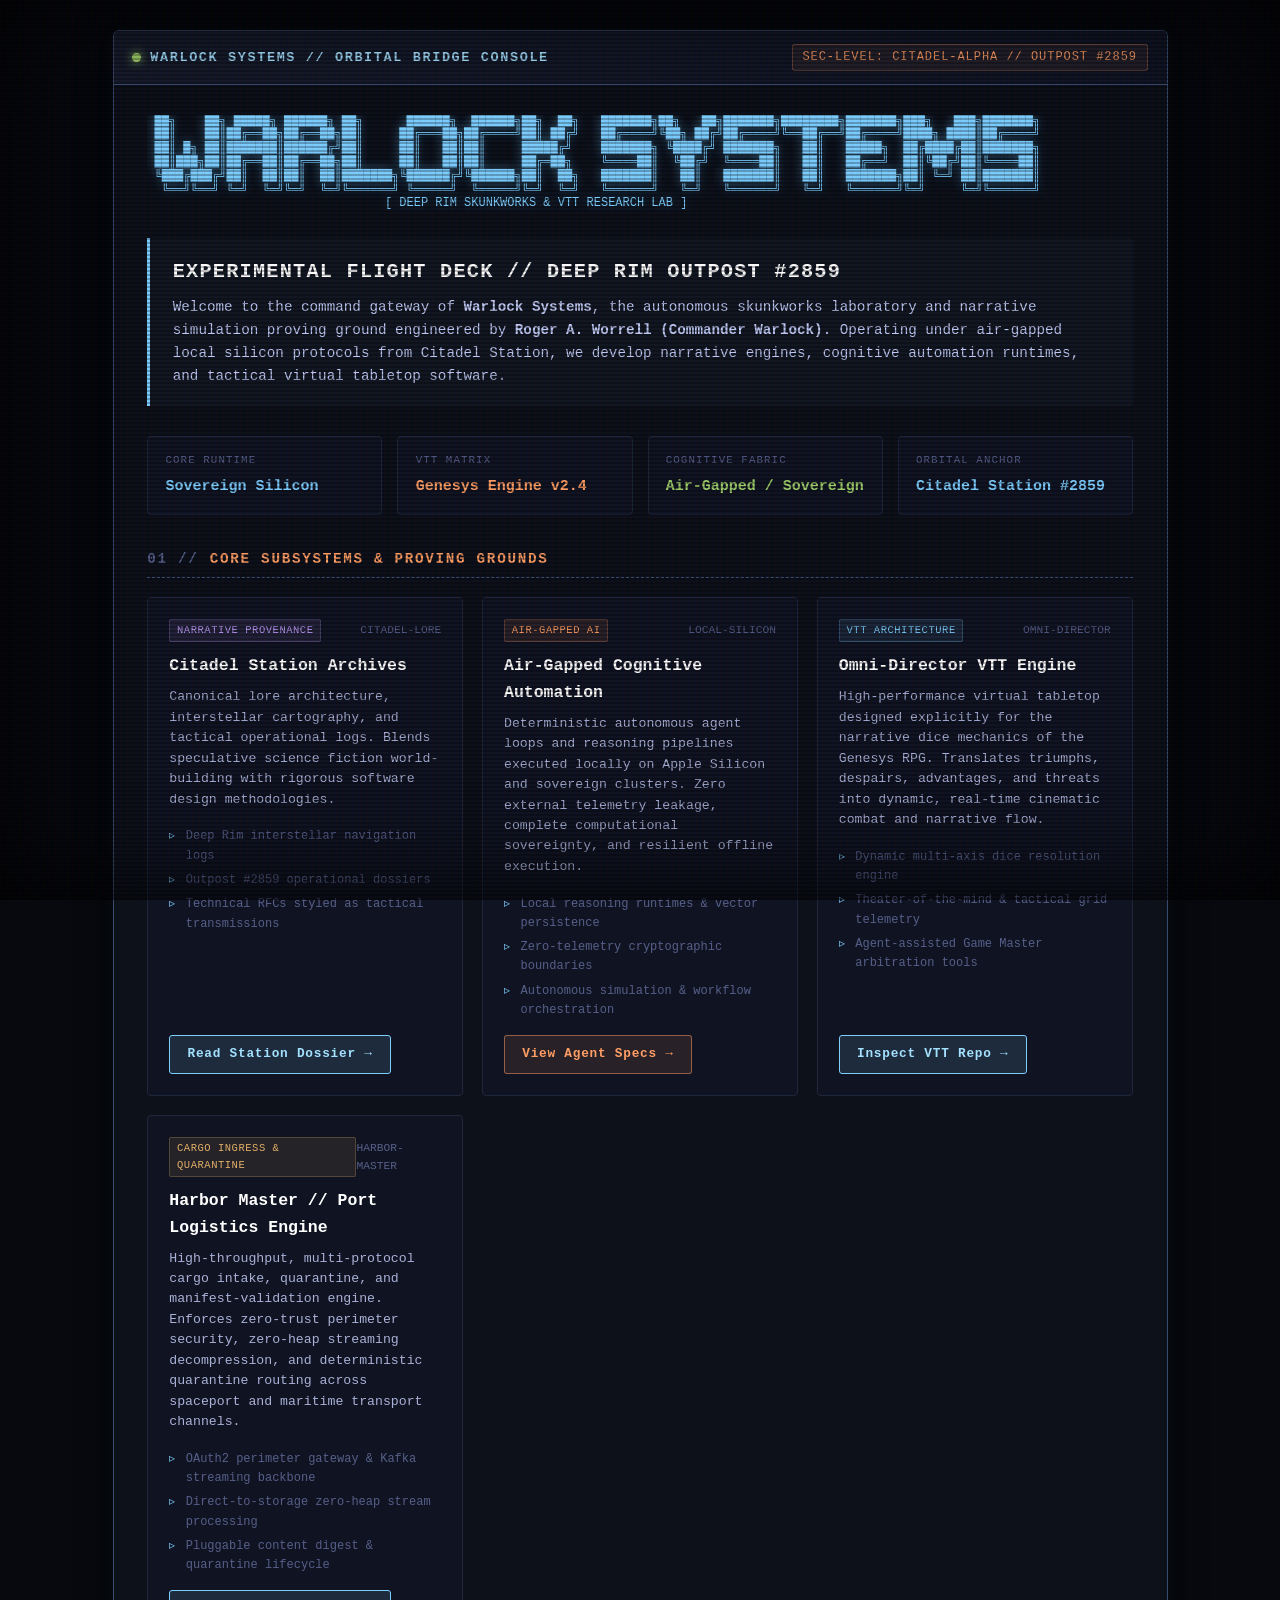
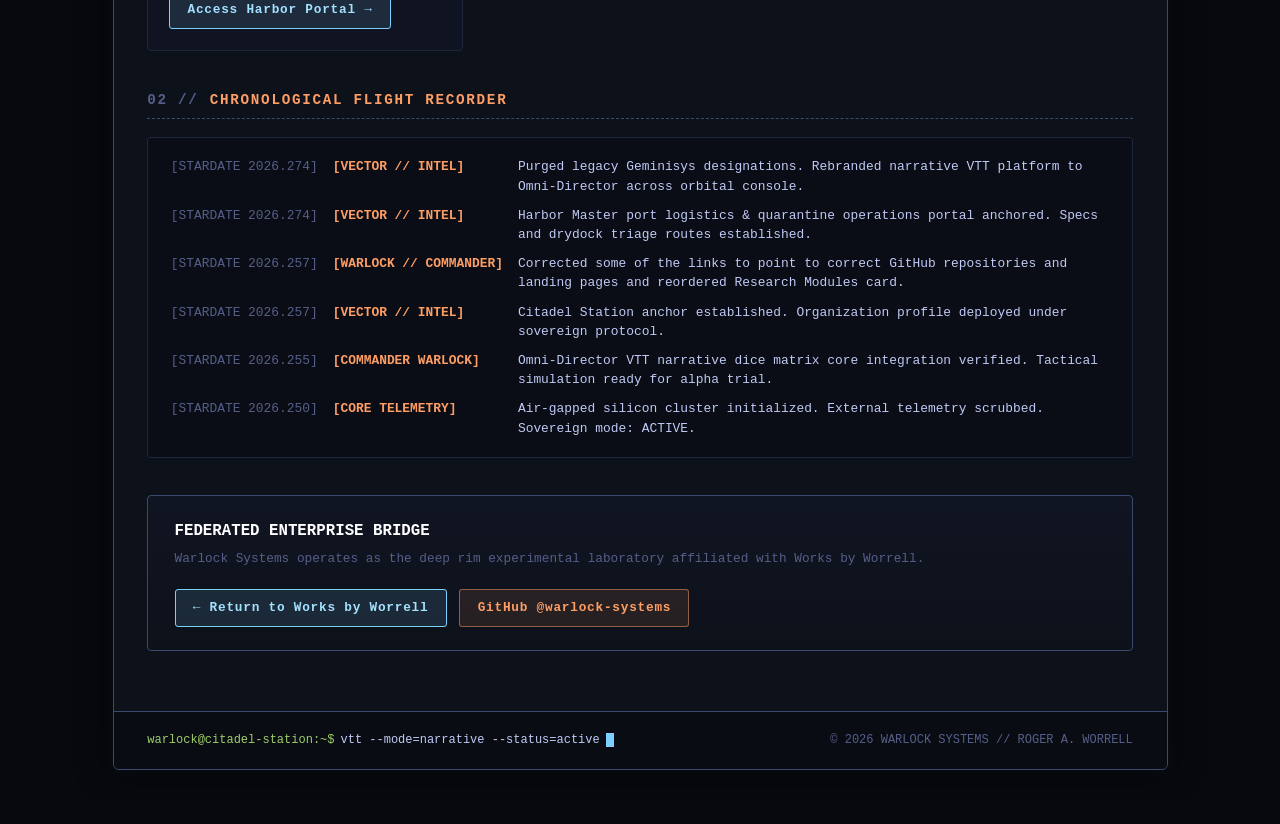
<file: index.html>
<!DOCTYPE html>
<html lang="en">
<head>
  <meta charset="UTF-8">
  <meta name="viewport" content="width=device-width, initial-scale=1.0">
  <title>Warlock Systems // Deep Rim Skunkworks &amp; VTT Gateway</title>
  <meta name="description" content="Warlock Systems — Deep Rim Orbital Research &amp; Omni-Director VTT Lab. Citadel Station Anchor #2859.">
  <link rel="icon" type="image/svg+xml" href="favicon.svg">
  <link rel="alternate icon" href="data:image/svg+xml,<svg xmlns='http://www.w3.org/2000/svg' viewBox='0 0 100 100'><text y='.9em' font-size='90'>⚡</text></svg>">
  <link rel="stylesheet" href="styles.css">
</head>
<body>
  <div class="terminal-shell">
    <div class="chassis">
      <!-- Top Status Header -->
      <header class="chassis-header">
        <div class="terminal-title">
          <div class="indicator-dot"></div>
          <span>WARLOCK SYSTEMS // ORBITAL BRIDGE CONSOLE</span>
        </div>
        <div class="chassis-status">
          SEC-LEVEL: CITADEL-ALPHA // OUTPOST #2859
        </div>
      </header>

      <!-- Main Console Body -->
      <main class="console-body">
        <!-- Retro ASCII Banner -->
        <pre class="ascii-banner" aria-hidden="true">
 ██╗    ██╗ █████╗ ██████╗ ██╗      ██████╗  ██████╗██╗  ██╗   ███████╗██╗   ██╗███████╗████████╗███████╗███╗   ███╗███████╗
 ██║    ██║██╔══██╗██╔══██╗██║     ██╔═══██╗██╔════╝██║ ██╔╝   ██╔════╝╚██╗ ██╔╝██╔════╝╚══██╔══╝██╔════╝████╗ ████║██╔════╝
 ██║ █╗ ██║███████║██████╔╝██║     ██║   ██║██║     █████╔╝    ███████╗ ╚████╔╝ ███████╗   ██║   █████╗  ██╔████╔██║███████╗
 ██║███╗██║██╔══██║██╔══██╗██║     ██║   ██║██║     ██╔═██╗    ╚════██║  ╚██╔╝  ╚════██║   ██║   ██╔══╝  ██║╚██╔╝██║╚════██║
 ╚███╔███╔╝██║  ██║██║  ██║███████╗╚██████╔╝╚██████╗██║  ██╗   ███████║   ██║   ███████║   ██║   ███████╗██║ ╚═╝ ██║███████║
  ╚══╝╚══╝ ╚═╝  ╚═╝╚═╝  ╚═╝╚══════╝ ╚═════╝  ╚═════╝╚═╝  ╚═╝   ╚══════╝   ╚═╝   ╚══════╝   ╚═╝   ╚══════╝╚═╝     ╚═╝╚══════╝
                                 [ DEEP RIM SKUNKWORKS &amp; VTT RESEARCH LAB ]</pre>

        <!-- Mission Briefing -->
        <section class="briefing-box">
          <h1>EXPERIMENTAL FLIGHT DECK // DEEP RIM OUTPOST #2859</h1>
          <p>
            Welcome to the command gateway of <strong>Warlock Systems</strong>, the autonomous skunkworks laboratory and narrative simulation proving ground engineered by <strong>Roger A. Worrell (Commander Warlock)</strong>. Operating under air-gapped local silicon protocols from Citadel Station, we develop narrative engines, cognitive automation runtimes, and tactical virtual tabletop software.
          </p>
        </section>

        <!-- Real-time / Telemetry Matrix -->
        <section class="telemetry-grid" aria-label="System Telemetry">
          <div class="telemetry-card">
            <div class="telemetry-label">CORE RUNTIME</div>
            <div class="telemetry-val">Sovereign Silicon</div>
          </div>
          <div class="telemetry-card">
            <div class="telemetry-label">VTT MATRIX</div>
            <div class="telemetry-val amber">Genesys Engine v2.4</div>
          </div>
          <div class="telemetry-card">
            <div class="telemetry-label">COGNITIVE FABRIC</div>
            <div class="telemetry-val green">Air-Gapped / Sovereign</div>
          </div>
          <div class="telemetry-card">
            <div class="telemetry-label">ORBITAL ANCHOR</div>
            <div class="telemetry-val">Citadel Station #2859</div>
          </div>
        </section>

        <!-- Core Research Pillars -->
        <div class="section-header">
          <span>01 //</span> CORE SUBSYSTEMS &amp; PROVING GROUNDS
        </div>

        <section class="modules-grid" aria-label="Research Modules">
          <!-- Module 1: Citadel Station Lore -->
          <article class="module-card">
            <div>
              <div class="module-header">
                <span class="module-tag tag-purple">Narrative Provenance</span>
                <span style="color: var(--text-dim); font-size: 0.75rem;">CITADEL-LORE</span>
              </div>
              <h2 class="module-title">Citadel Station Archives</h2>
              <p class="module-desc">
                Canonical lore architecture, interstellar cartography, and tactical operational logs. Blends speculative science fiction world-building with rigorous software design methodologies.
              </p>
              <ul class="module-specs">
                <li>Deep Rim interstellar navigation logs</li>
                <li>Outpost #2859 operational dossiers</li>
                <li>Technical RFCs styled as tactical transmissions</li>
              </ul>
            </div>
            <div>
              <a href="https://github.com/warlock-systems" class="btn-terminal btn-primary" target="_blank" rel="noopener noreferrer">
                Read Station Dossier &rarr;
              </a>
            </div>
          </article>

          <!-- Module 2: Cognitive Automation -->
          <!-- TODO: Need to figure out where this link is supposed to go -->
          <article class="module-card">
            <div>
              <div class="module-header">
                <span class="module-tag tag-amber">Air-Gapped AI</span>
                <span style="color: var(--text-dim); font-size: 0.75rem;">LOCAL-SILICON</span>
              </div>
              <h2 class="module-title">Air-Gapped Cognitive Automation</h2>
              <p class="module-desc">
                Deterministic autonomous agent loops and reasoning pipelines executed locally on Apple Silicon and sovereign clusters. Zero external telemetry leakage, complete computational sovereignty, and resilient offline execution.
              </p>
              <ul class="module-specs">
                <li>Local reasoning runtimes &amp; vector persistence</li>
                <li>Zero-telemetry cryptographic boundaries</li>
                <li>Autonomous simulation &amp; workflow orchestration</li>
              </ul>
            </div>
            <div>
              <a href="https://github.com/warlock-systems" class="btn-terminal btn-secondary" target="_blank" rel="noopener noreferrer">
                View Agent Specs &rarr;
              </a>
            </div>
          </article>

          <!-- Module 3: Omni-Director VTT -->
          <article class="module-card">
            <div>
              <div class="module-header">
                <span class="module-tag tag-cyan">VTT Architecture</span>
                <span style="color: var(--text-dim); font-size: 0.75rem;">OMNI-DIRECTOR</span>
              </div>
              <h2 class="module-title">Omni-Director VTT Engine</h2>
              <p class="module-desc">
                High-performance virtual tabletop designed explicitly for the narrative dice mechanics of the Genesys RPG. Translates triumphs, despairs, advantages, and threats into dynamic, real-time cinematic combat and narrative flow.
              </p>
              <ul class="module-specs">
                <li>Dynamic multi-axis dice resolution engine</li>
                <li>Theater-of-the-mind &amp; tactical grid telemetry</li>
                <li>Agent-assisted Game Master arbitration tools</li>
              </ul>
            </div>
            <div>
              <a href="https://github.com/warlock-systems/omni-director" class="btn-terminal btn-primary" target="_blank" rel="noopener noreferrer">
                Inspect VTT Repo &rarr;
              </a>
            </div>
          </article>

          <!-- Module 4: Harbor Master -->
          <article class="module-card">
            <div>
              <div class="module-header">
                <span class="module-tag tag-gold">Cargo Ingress &amp; Quarantine</span>
                <span style="color: var(--text-dim); font-size: 0.75rem;">HARBOR-MASTER</span>
              </div>
              <h2 class="module-title">Harbor Master // Port Logistics Engine</h2>
              <p class="module-desc">
                High-throughput, multi-protocol cargo intake, quarantine, and manifest-validation engine. Enforces zero-trust perimeter security, zero-heap streaming decompression, and deterministic quarantine routing across spaceport and maritime transport channels.
              </p>
              <ul class="module-specs">
                <li>OAuth2 perimeter gateway &amp; Kafka streaming backbone</li>
                <li>Direct-to-storage zero-heap stream processing</li>
                <li>Pluggable content digest &amp; quarantine lifecycle</li>
              </ul>
            </div>
            <div>
              <a href="harbor/index.html" class="btn-terminal btn-primary">
                Access Harbor Portal &rarr;
              </a>
            </div>
          </article>
        </section>

        <!-- Tactical Mission Log -->
        <div class="section-header">
          <span>02 //</span> CHRONOLOGICAL FLIGHT RECORDER
        </div>

        <section class="log-box" aria-label="Flight Logs">
          <div class="log-entry">
            <span class="log-timestamp">[STARDATE 2026.274]</span>
            <span class="log-src">[VECTOR // INTEL]</span>
            <span class="log-msg">Purged legacy Geminisys designations. Rebranded narrative VTT platform to Omni-Director across orbital console.</span>
          </div>
          <div class="log-entry">
            <span class="log-timestamp">[STARDATE 2026.274]</span>
            <span class="log-src">[VECTOR // INTEL]</span>
            <span class="log-msg">Harbor Master port logistics &amp; quarantine operations portal anchored. Specs and drydock triage routes established.</span>
          </div>
          <div class="log-entry">
            <span class="log-timestamp">[STARDATE 2026.257]</span>
            <span class="log-src">[WARLOCK // COMMANDER]</span>
            <span class="log-msg">Corrected some of the links to point to correct GitHub repositories and landing pages and reordered Research Modules card.</span>
          </div>
          <div class="log-entry">
            <span class="log-timestamp">[STARDATE 2026.257]</span>
            <span class="log-src">[VECTOR // INTEL]</span>
            <span class="log-msg">Citadel Station anchor established. Organization profile deployed under sovereign protocol.</span>
          </div>
          <div class="log-entry">
            <span class="log-timestamp">[STARDATE 2026.255]</span>
            <span class="log-src">[COMMANDER WARLOCK]</span>
            <span class="log-msg">Omni-Director VTT narrative dice matrix core integration verified. Tactical simulation ready for alpha trial.</span>
          </div>
          <div class="log-entry">
            <span class="log-timestamp">[STARDATE 2026.250]</span>
            <span class="log-src">[CORE TELEMETRY]</span>
            <span class="log-msg">Air-gapped silicon cluster initialized. External telemetry scrubbed. Sovereign mode: ACTIVE.</span>
          </div>
        </section>

        <!-- Federation Comms Link -->
        <section class="comms-panel">
          <div class="comms-info">
            <h3>FEDERATED ENTERPRISE BRIDGE</h3>
            <p>Warlock Systems operates as the deep rim experimental laboratory affiliated with Works by Worrell.</p>
          </div>
          <div class="comms-actions">
            <a href="https://worksbyworrell.com" class="btn-terminal btn-primary" target="_blank" rel="noopener noreferrer">
              &larr; Return to Works by Worrell
            </a>
            <a href="https://github.com/warlock-systems" class="btn-terminal btn-secondary" target="_blank" rel="noopener noreferrer">
              GitHub @warlock-systems
            </a>
          </div>
        </section>
      </main>

      <!-- Chassis Footer -->
      <footer class="terminal-footer">
        <div class="command-line">
          <span class="prompt-prefix">warlock@citadel-station:~$</span>
          <span>vtt --mode=narrative --status=active</span>
          <span class="cursor" aria-hidden="true"></span>
        </div>
        <div>
          <span>&copy; 2026 WARLOCK SYSTEMS // ROGER A. WORRELL</span>
        </div>
      </footer>
    </div>
  </div>
</body>
</html>
</file>
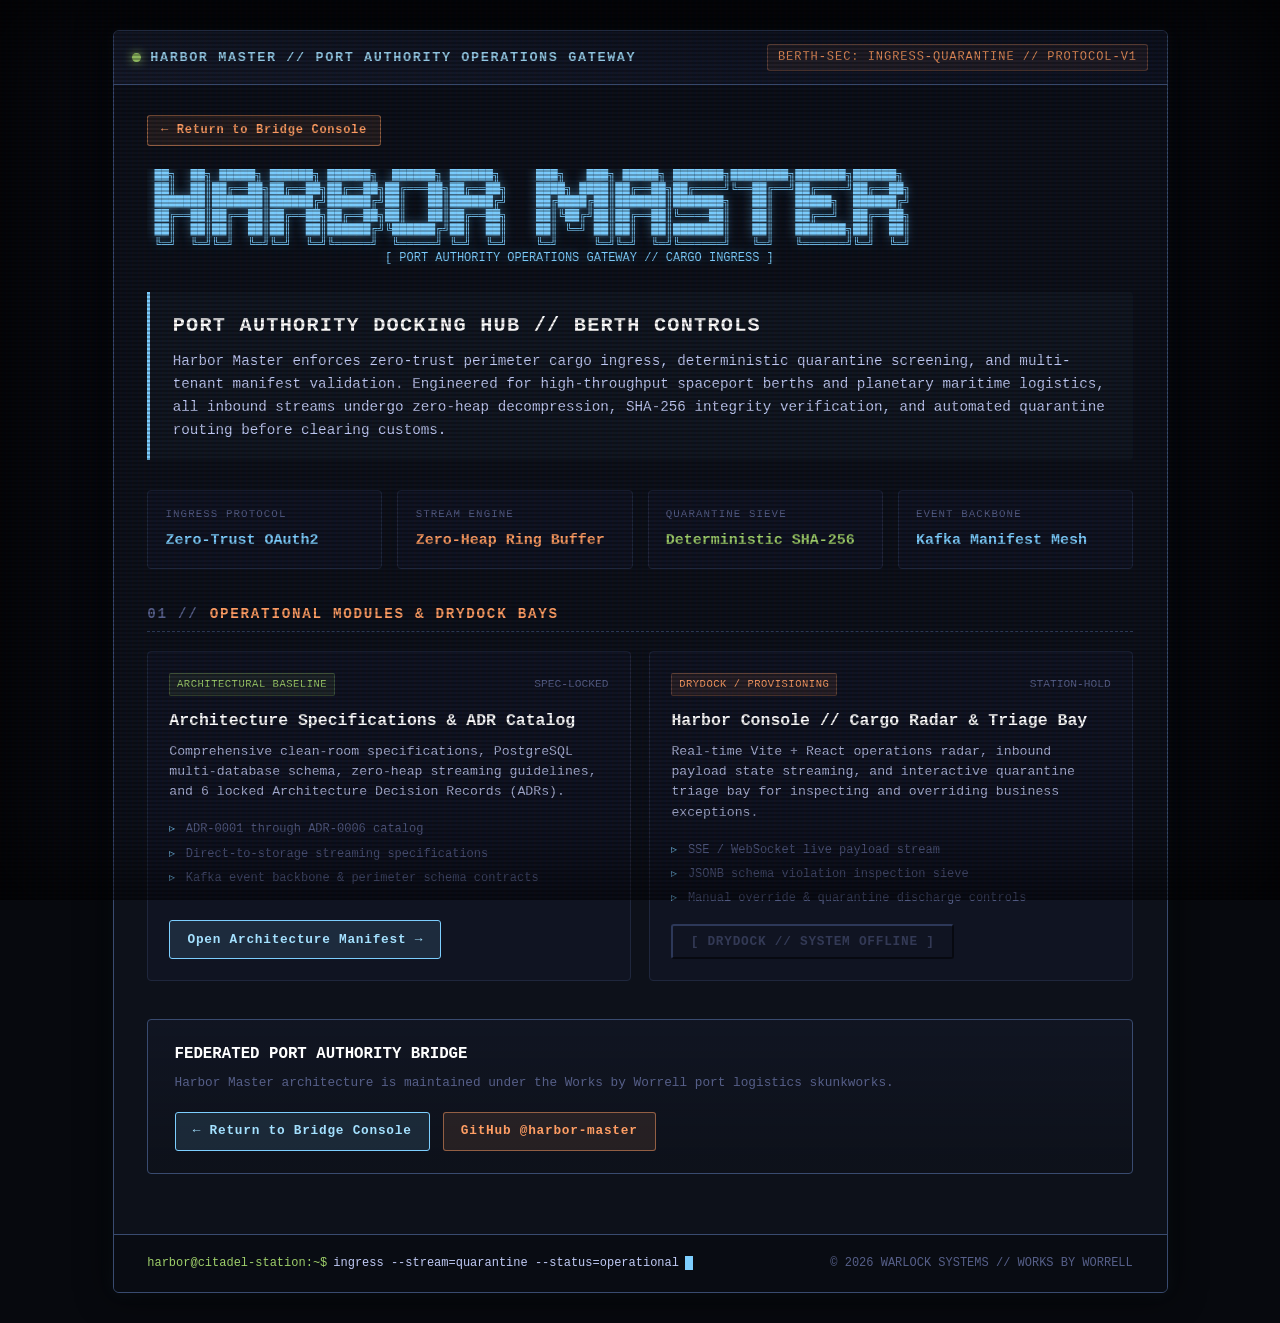
<file: harbor/index.html>
<!DOCTYPE html>
<html lang="en">
<head>
  <meta charset="UTF-8">
  <meta name="viewport" content="width=device-width, initial-scale=1.0">
  <title>Harbor Master // Port Authority Operations Gateway</title>
  <meta name="description" content="Harbor Master — High-throughput cargo ingress, zero-heap streaming quarantine, and port authority manifest-validation engine.">
  <link rel="icon" type="image/svg+xml" href="../favicon.svg">
  <link rel="alternate icon" href="data:image/svg+xml,<svg xmlns='http://www.w3.org/2000/svg' viewBox='0 0 100 100'><text y='.9em' font-size='90'>⚡</text></svg>">
  <link rel="stylesheet" href="../styles.css">
</head>
<body>
  <div class="terminal-shell">
    <div class="chassis">
      <!-- Top Status Header -->
      <header class="chassis-header">
        <div class="terminal-title">
          <div class="indicator-dot"></div>
          <span>HARBOR MASTER // PORT AUTHORITY OPERATIONS GATEWAY</span>
        </div>
        <div class="chassis-status">
          BERTH-SEC: INGRESS-QUARANTINE // PROTOCOL-V1
        </div>
      </header>

      <!-- Main Console Body -->
      <main class="console-body">
        <!-- Return Navigation Breadcrumb -->
        <div style="margin-bottom: 1.5rem;">
          <a href="../index.html" class="btn-terminal btn-secondary" style="font-size: 0.8rem; padding: 0.35rem 0.85rem;">
            &larr; Return to Bridge Console
          </a>
        </div>

        <!-- Retro ASCII Banner -->
        <pre class="ascii-banner" aria-hidden="true">
 ██╗  ██╗ █████╗ ██████╗ ██████╗  ██████╗ ██████╗     ███╗   ███╗ █████╗ ███████╗████████╗███████╗██████╗ 
 ██║  ██║██╔══██╗██╔══██╗██╔══██╗██╔═══██╗██╔══██╗    ████╗ ████║██╔══██╗██╔════╝╚══██╔══╝██╔════╝██╔══██╗
 ███████║███████║██████╔╝██████╔╝██║   ██║██████╔╝    ██╔████╔██║███████║███████╗   ██║   █████╗  ██████╔╝
 ██╔══██║██╔══██║██╔══██╗██╔══██╗██║   ██║██╔══██╗    ██║╚██╔╝██║██╔══██║╚════██║   ██║   ██╔══╝  ██╔══██╗
 ██║  ██║██║  ██║██║  ██║██████╔╝╚██████╔╝██║  ██║    ██║ ╚═╝ ██║██║  ██║███████║   ██║   ███████╗██║  ██║
 ╚═╝  ╚═╝╚═╝  ╚═╝╚═╝  ╚═╝╚═════╝  ╚═════╝ ╚═╝  ╚═╝    ╚═╝     ╚═╝╚═╝  ╚═╝╚══════╝   ╚═╝   ╚══════╝╚═╝  ╚═╝
                                 [ PORT AUTHORITY OPERATIONS GATEWAY // CARGO INGRESS ]</pre>

        <!-- Mission Briefing -->
        <section class="briefing-box">
          <h1>PORT AUTHORITY DOCKING HUB // BERTH CONTROLS</h1>
          <p>
            Harbor Master enforces zero-trust perimeter cargo ingress, deterministic quarantine screening, and multi-tenant manifest validation. Engineered for high-throughput spaceport berths and planetary maritime logistics, all inbound streams undergo zero-heap decompression, SHA-256 integrity verification, and automated quarantine routing before clearing customs.
          </p>
        </section>

        <!-- Real-time / Telemetry Matrix -->
        <section class="telemetry-grid" aria-label="Ingress Telemetry">
          <div class="telemetry-card">
            <div class="telemetry-label">INGRESS PROTOCOL</div>
            <div class="telemetry-val">Zero-Trust OAuth2</div>
          </div>
          <div class="telemetry-card">
            <div class="telemetry-label">STREAM ENGINE</div>
            <div class="telemetry-val amber">Zero-Heap Ring Buffer</div>
          </div>
          <div class="telemetry-card">
            <div class="telemetry-label">QUARANTINE SIEVE</div>
            <div class="telemetry-val green">Deterministic SHA-256</div>
          </div>
          <div class="telemetry-card">
            <div class="telemetry-label">EVENT BACKBONE</div>
            <div class="telemetry-val">Kafka Manifest Mesh</div>
          </div>
        </section>

        <!-- System Operations Grid -->
        <div class="section-header">
          <span>01 //</span> OPERATIONAL MODULES &amp; DRYDOCK BAYS
        </div>

        <section class="modules-grid" aria-label="Harbor Operations Modules">
          <!-- Card 1: Architectural Baseline & Specs (ACTIVE) -->
          <article class="module-card">
            <div>
              <div class="module-header">
                <span class="module-tag tag-green">Architectural Baseline</span>
                <span style="color: var(--text-dim); font-size: 0.75rem;">SPEC-LOCKED</span>
              </div>
              <h2 class="module-title">Architecture Specifications &amp; ADR Catalog</h2>
              <p class="module-desc">
                Comprehensive clean-room specifications, PostgreSQL multi-database schema, zero-heap streaming guidelines, and 6 locked Architecture Decision Records (ADRs).
              </p>
              <ul class="module-specs">
                <li>ADR-0001 through ADR-0006 catalog</li>
                <li>Direct-to-storage streaming specifications</li>
                <li>Kafka event backbone &amp; perimeter schema contracts</li>
              </ul>
            </div>
            <div>
              <a href="https://github.com/Works-by-Worrell/harbor-master/tree/main/docs" class="btn-terminal btn-primary" target="_blank" rel="noopener noreferrer">
                Open Architecture Manifest &rarr;
              </a>
            </div>
          </article>

          <!-- Card 2: Cargo Radar & Triage Bay (DRYDOCK) -->
          <article class="module-card">
            <div>
              <div class="module-header">
                <span class="module-tag tag-amber">Drydock / Provisioning</span>
                <span style="color: var(--text-dim); font-size: 0.75rem;">STATION-HOLD</span>
              </div>
              <h2 class="module-title">Harbor Console // Cargo Radar &amp; Triage Bay</h2>
              <p class="module-desc">
                Real-time Vite + React operations radar, inbound payload state streaming, and interactive quarantine triage bay for inspecting and overriding business exceptions.
              </p>
              <ul class="module-specs">
                <li>SSE / WebSocket live payload stream</li>
                <li>JSONB schema violation inspection sieve</li>
                <li>Manual override &amp; quarantine discharge controls</li>
              </ul>
            </div>
            <div>
              <button class="btn-terminal" disabled style="opacity: 0.5; cursor: not-allowed; border-color: var(--border-dim); color: var(--text-dim); background: transparent;">
                [ DRYDOCK // SYSTEM OFFLINE ]
              </button>
            </div>
          </article>
        </section>

        <!-- Federation Comms Link -->
        <section class="comms-panel">
          <div class="comms-info">
            <h3>FEDERATED PORT AUTHORITY BRIDGE</h3>
            <p>Harbor Master architecture is maintained under the Works by Worrell port logistics skunkworks.</p>
          </div>
          <div class="comms-actions">
            <a href="../index.html" class="btn-terminal btn-primary">
              &larr; Return to Bridge Console
            </a>
            <a href="https://github.com/Works-by-Worrell/harbor-master" class="btn-terminal btn-secondary" target="_blank" rel="noopener noreferrer">
              GitHub @harbor-master
            </a>
          </div>
        </section>
      </main>

      <!-- Chassis Footer -->
      <footer class="terminal-footer">
        <div class="command-line">
          <span class="prompt-prefix">harbor@citadel-station:~$</span>
          <span>ingress --stream=quarantine --status=operational</span>
          <span class="cursor" aria-hidden="true"></span>
        </div>
        <div>
          <span>&copy; 2026 WARLOCK SYSTEMS // WORKS BY WORRELL</span>
        </div>
      </footer>
    </div>
  </div>
</body>
</html>
</file>
<file: styles.css>
/* ==========================================================================
   WARLOCK SYSTEMS // CITADEL STATION CRT TERMINAL STYLESHEET
   Tokyo Night / Citadel Amber & Cyan Terminal Interface
   100% Self-Contained // Zero External Dependencies
   ========================================================================== */

:root {
  --bg-space: #07090e;
  --bg-chassis: #0d111a;
  --bg-card: rgba(18, 22, 36, 0.75);
  --bg-card-hover: rgba(26, 32, 54, 0.85);
  
  --border-dim: #1f273d;
  --border-bright: #394b70;
  --border-glow-cyan: rgba(125, 207, 255, 0.35);
  --border-glow-amber: rgba(255, 158, 100, 0.35);

  --text-bright: #c0caf5;
  --text-main: #a9b1d6;
  --text-dim: #565f89;
  
  --accent-cyan: #7dcfff;
  --accent-cyan-bright: #a4e1ff;
  --accent-amber: #ff9e64;
  --accent-gold: #e0af68;
  --accent-green: #9ece6a;
  --accent-purple: #bb9af7;
  --accent-red: #f7768e;

  --font-mono: ui-monospace, SFMono-Regular, "JetBrains Mono", "Fira Code", "Cascadia Code", Menlo, Monaco, Consolas, monospace;
}

*, *::before, *::after {
  box-sizing: border-box;
  margin: 0;
  padding: 0;
}

html, body {
  min-height: 100vh;
  background-color: var(--bg-space);
  color: var(--text-main);
  font-family: var(--font-mono);
  font-size: 15px;
  line-height: 1.6;
  overflow-x: hidden;
  position: relative;
}

/* Scanline and CRT Overlay */
body::before {
  content: " ";
  display: block;
  position: fixed;
  top: 0; left: 0; bottom: 0; right: 0;
  background: linear-gradient(
    rgba(18, 16, 16, 0) 50%, 
    rgba(0, 0, 0, 0.28) 50%
  ), linear-gradient(
    90deg,
    rgba(255, 0, 0, 0.03),
    rgba(0, 255, 0, 0.01),
    rgba(0, 0, 255, 0.03)
  );
  z-index: 100;
  background-size: 100% 4px, 6px 100%;
  pointer-events: none;
  opacity: 0.9;
}

/* Subtle CRT Vignette */
body::after {
  content: " ";
  display: block;
  position: fixed;
  top: 0; left: 0; bottom: 0; right: 0;
  box-shadow: inset 0 0 100px rgba(0, 0, 0, 0.85);
  pointer-events: none;
  z-index: 101;
}

/* Shell Layout */
.terminal-shell {
  max-width: 1100px;
  margin: 2rem auto;
  padding: 0 1.5rem;
  position: relative;
  z-index: 10;
}

/* Outer Chassis Box */
.chassis {
  background-color: var(--bg-chassis);
  border: 1px solid var(--border-bright);
  border-radius: 6px;
  box-shadow: 0 0 35px rgba(0, 0, 0, 0.8), 0 0 15px rgba(125, 207, 255, 0.08);
  overflow: hidden;
}

/* Chassis Header Bar */
.chassis-header {
  background: linear-gradient(90deg, #161c2c 0%, #101524 100%);
  border-bottom: 1px solid var(--border-bright);
  padding: 0.85rem 1.25rem;
  display: flex;
  justify-content: space-between;
  align-items: center;
  flex-wrap: wrap;
  gap: 0.75rem;
}

.terminal-title {
  display: flex;
  align-items: center;
  gap: 0.6rem;
  font-size: 0.9rem;
  font-weight: 700;
  letter-spacing: 0.12em;
  color: var(--accent-cyan-bright);
  text-transform: uppercase;
}

.indicator-dot {
  width: 9px;
  height: 9px;
  border-radius: 50%;
  background-color: var(--accent-green);
  box-shadow: 0 0 10px var(--accent-green);
  animation: pulse-dot 2.5s infinite;
}

@keyframes pulse-dot {
  0%, 100% { opacity: 1; transform: scale(1); }
  50% { opacity: 0.4; transform: scale(0.85); }
}

.chassis-status {
  font-size: 0.8rem;
  color: var(--accent-amber);
  background: rgba(255, 158, 100, 0.08);
  border: 1px solid rgba(255, 158, 100, 0.3);
  padding: 0.2rem 0.65rem;
  border-radius: 3px;
  letter-spacing: 0.08em;
}

/* Main Console Content Area */
.console-body {
  padding: 2rem 2.25rem;
}

/* ASCII Banner */
.ascii-banner {
  color: var(--accent-cyan);
  font-size: clamp(0.45rem, 1.2vw, 0.8rem);
  line-height: 1.15;
  margin-bottom: 1.75rem;
  white-space: pre;
  overflow-x: auto;
  text-shadow: 0 0 12px rgba(125, 207, 255, 0.45);
}

/* Mission Log / Briefing Box */
.briefing-box {
  border-left: 3px solid var(--accent-cyan);
  background: rgba(125, 207, 255, 0.03);
  padding: 1.25rem 1.5rem;
  margin-bottom: 2rem;
  border-radius: 0 4px 4px 0;
}

.briefing-box h1 {
  font-size: 1.35rem;
  color: #fff;
  letter-spacing: 0.06em;
  margin-bottom: 0.5rem;
}

.briefing-box p {
  color: var(--text-bright);
  font-size: 0.95rem;
  line-height: 1.6;
}

/* Telemetry HUD Grid */
.telemetry-grid {
  display: grid;
  grid-template-columns: repeat(auto-fit, minmax(220px, 1fr));
  gap: 1rem;
  margin-bottom: 2.25rem;
}

.telemetry-card {
  background: var(--bg-card);
  border: 1px solid var(--border-dim);
  border-radius: 4px;
  padding: 1rem 1.15rem;
  position: relative;
  transition: all 0.2s ease;
}

.telemetry-card:hover {
  border-color: var(--border-bright);
  background: var(--bg-card-hover);
  transform: translateY(-1px);
}

.telemetry-label {
  font-size: 0.72rem;
  color: var(--text-dim);
  text-transform: uppercase;
  letter-spacing: 0.1em;
  margin-bottom: 0.35rem;
}

.telemetry-val {
  font-size: 1rem;
  font-weight: 700;
  color: var(--accent-cyan);
}

.telemetry-val.amber {
  color: var(--accent-amber);
}

.telemetry-val.green {
  color: var(--accent-green);
}

/* Section Header */
.section-header {
  display: flex;
  align-items: center;
  gap: 0.75rem;
  font-size: 0.95rem;
  font-weight: 700;
  letter-spacing: 0.12em;
  color: var(--accent-amber);
  text-transform: uppercase;
  margin-bottom: 1.25rem;
  padding-bottom: 0.4rem;
  border-bottom: 1px dashed var(--border-bright);
}

.section-header span {
  color: var(--text-dim);
}

/* Pillars / Systems Modules Grid */
.modules-grid {
  display: grid;
  grid-template-columns: repeat(auto-fit, minmax(300px, 1fr));
  gap: 1.25rem;
  margin-bottom: 2.5rem;
}

.module-card {
  background: var(--bg-card);
  border: 1px solid var(--border-dim);
  border-radius: 4px;
  padding: 1.4rem;
  position: relative;
  display: flex;
  flex-direction: column;
  justify-content: space-between;
  transition: all 0.25s ease;
}

.module-card:hover {
  border-color: var(--accent-cyan);
  box-shadow: 0 4px 20px rgba(125, 207, 255, 0.1);
  background: var(--bg-card-hover);
}

.module-header {
  display: flex;
  justify-content: space-between;
  align-items: baseline;
  margin-bottom: 0.75rem;
}

.module-tag {
  font-size: 0.7rem;
  padding: 0.15rem 0.45rem;
  border-radius: 2px;
  letter-spacing: 0.05em;
  text-transform: uppercase;
}

.tag-cyan {
  color: var(--accent-cyan);
  background: rgba(125, 207, 255, 0.1);
  border: 1px solid rgba(125, 207, 255, 0.25);
}

.tag-amber {
  color: var(--accent-amber);
  background: rgba(255, 158, 100, 0.1);
  border: 1px solid rgba(255, 158, 100, 0.25);
}

.tag-purple {
  color: var(--accent-purple);
  background: rgba(187, 154, 247, 0.1);
  border: 1px solid rgba(187, 154, 247, 0.25);
}

.tag-gold {
  color: var(--accent-gold);
  background: rgba(224, 175, 104, 0.1);
  border: 1px solid rgba(224, 175, 104, 0.25);
}

.tag-green {
  color: var(--accent-green);
  background: rgba(158, 206, 106, 0.1);
  border: 1px solid rgba(158, 206, 106, 0.25);
}

.module-title {
  color: #fff;
  font-size: 1.1rem;
  margin-bottom: 0.5rem;
}

.module-desc {
  color: var(--text-main);
  font-size: 0.88rem;
  line-height: 1.55;
  margin-bottom: 1.15rem;
}

.module-specs {
  list-style: none;
  font-size: 0.8rem;
  color: var(--text-dim);
  margin-bottom: 1rem;
}

.module-specs li {
  margin-bottom: 0.35rem;
  padding-left: 1.1rem;
  position: relative;
}

.module-specs li::before {
  content: "▹";
  position: absolute;
  left: 0;
  color: var(--accent-cyan);
}

/* Tactical Log / Stream */
.log-box {
  background: rgba(10, 13, 20, 0.9);
  border: 1px solid var(--border-dim);
  border-radius: 4px;
  padding: 1.25rem 1.5rem;
  margin-bottom: 2.5rem;
  font-size: 0.86rem;
}

.log-entry {
  display: flex;
  gap: 1rem;
  margin-bottom: 0.65rem;
  line-height: 1.5;
}

.log-entry:last-child {
  margin-bottom: 0;
}

.log-timestamp {
  color: var(--text-dim);
  flex-shrink: 0;
}

.log-src {
  color: var(--accent-amber);
  flex-shrink: 0;
  font-weight: 600;
  width: 22ch;
  display: inline-block;
}

.log-msg {
  color: var(--text-bright);
}

/* Federation & Comms Bridge */
.comms-panel {
  background: linear-gradient(180deg, rgba(22, 27, 46, 0.4) 0%, rgba(13, 17, 26, 0.8) 100%);
  border: 1px solid var(--border-bright);
  border-radius: 4px;
  padding: 1.5rem 1.75rem;
  display: flex;
  flex-wrap: wrap;
  justify-content: space-between;
  align-items: center;
  gap: 1.25rem;
  margin-bottom: 2rem;
}

.comms-info h3 {
  color: #fff;
  font-size: 1.05rem;
  margin-bottom: 0.35rem;
}

.comms-info p {
  color: var(--text-dim);
  font-size: 0.85rem;
}

.comms-actions {
  display: flex;
  flex-wrap: wrap;
  gap: 0.85rem;
}

.btn-terminal {
  display: inline-flex;
  align-items: center;
  gap: 0.5rem;
  padding: 0.55rem 1.15rem;
  font-family: var(--font-mono);
  font-size: 0.85rem;
  font-weight: 600;
  letter-spacing: 0.06em;
  text-decoration: none;
  border-radius: 3px;
  cursor: pointer;
  transition: all 0.2s ease;
}

.btn-primary {
  background: rgba(125, 207, 255, 0.12);
  color: var(--accent-cyan-bright);
  border: 1px solid var(--accent-cyan);
}

.btn-primary:hover {
  background: var(--accent-cyan);
  color: #07090e;
  box-shadow: 0 0 15px rgba(125, 207, 255, 0.4);
}

.btn-secondary {
  background: rgba(255, 158, 100, 0.1);
  color: var(--accent-amber);
  border: 1px solid rgba(255, 158, 100, 0.5);
}

.btn-secondary:hover {
  background: var(--accent-amber);
  color: #07090e;
  box-shadow: 0 0 15px rgba(255, 158, 100, 0.4);
}

/* Command Prompt / Footer */
.terminal-footer {
  border-top: 1px solid var(--border-bright);
  padding: 1.25rem 2.25rem;
  background: #090c13;
  display: flex;
  justify-content: space-between;
  align-items: center;
  flex-wrap: wrap;
  gap: 1rem;
  font-size: 0.8rem;
  color: var(--text-dim);
}

.command-line {
  color: var(--text-bright);
  display: flex;
  align-items: center;
  gap: 0.4rem;
}

.prompt-prefix {
  color: var(--accent-green);
}

.cursor {
  display: inline-block;
  width: 8px;
  height: 14px;
  background-color: var(--accent-cyan);
  animation: blink 1s step-end infinite;
  vertical-align: middle;
}

@keyframes blink {
  0%, 100% { opacity: 1; }
  50% { opacity: 0; }
}

@media (max-width: 768px) {
  .console-body {
    padding: 1.5rem 1.25rem;
  }
  .comms-panel {
    flex-direction: column;
    align-items: flex-start;
  }
  .chassis-header {
    flex-direction: column;
    align-items: flex-start;
  }
  .terminal-footer {
    flex-direction: column;
    align-items: flex-start;
  }
}
</file>
